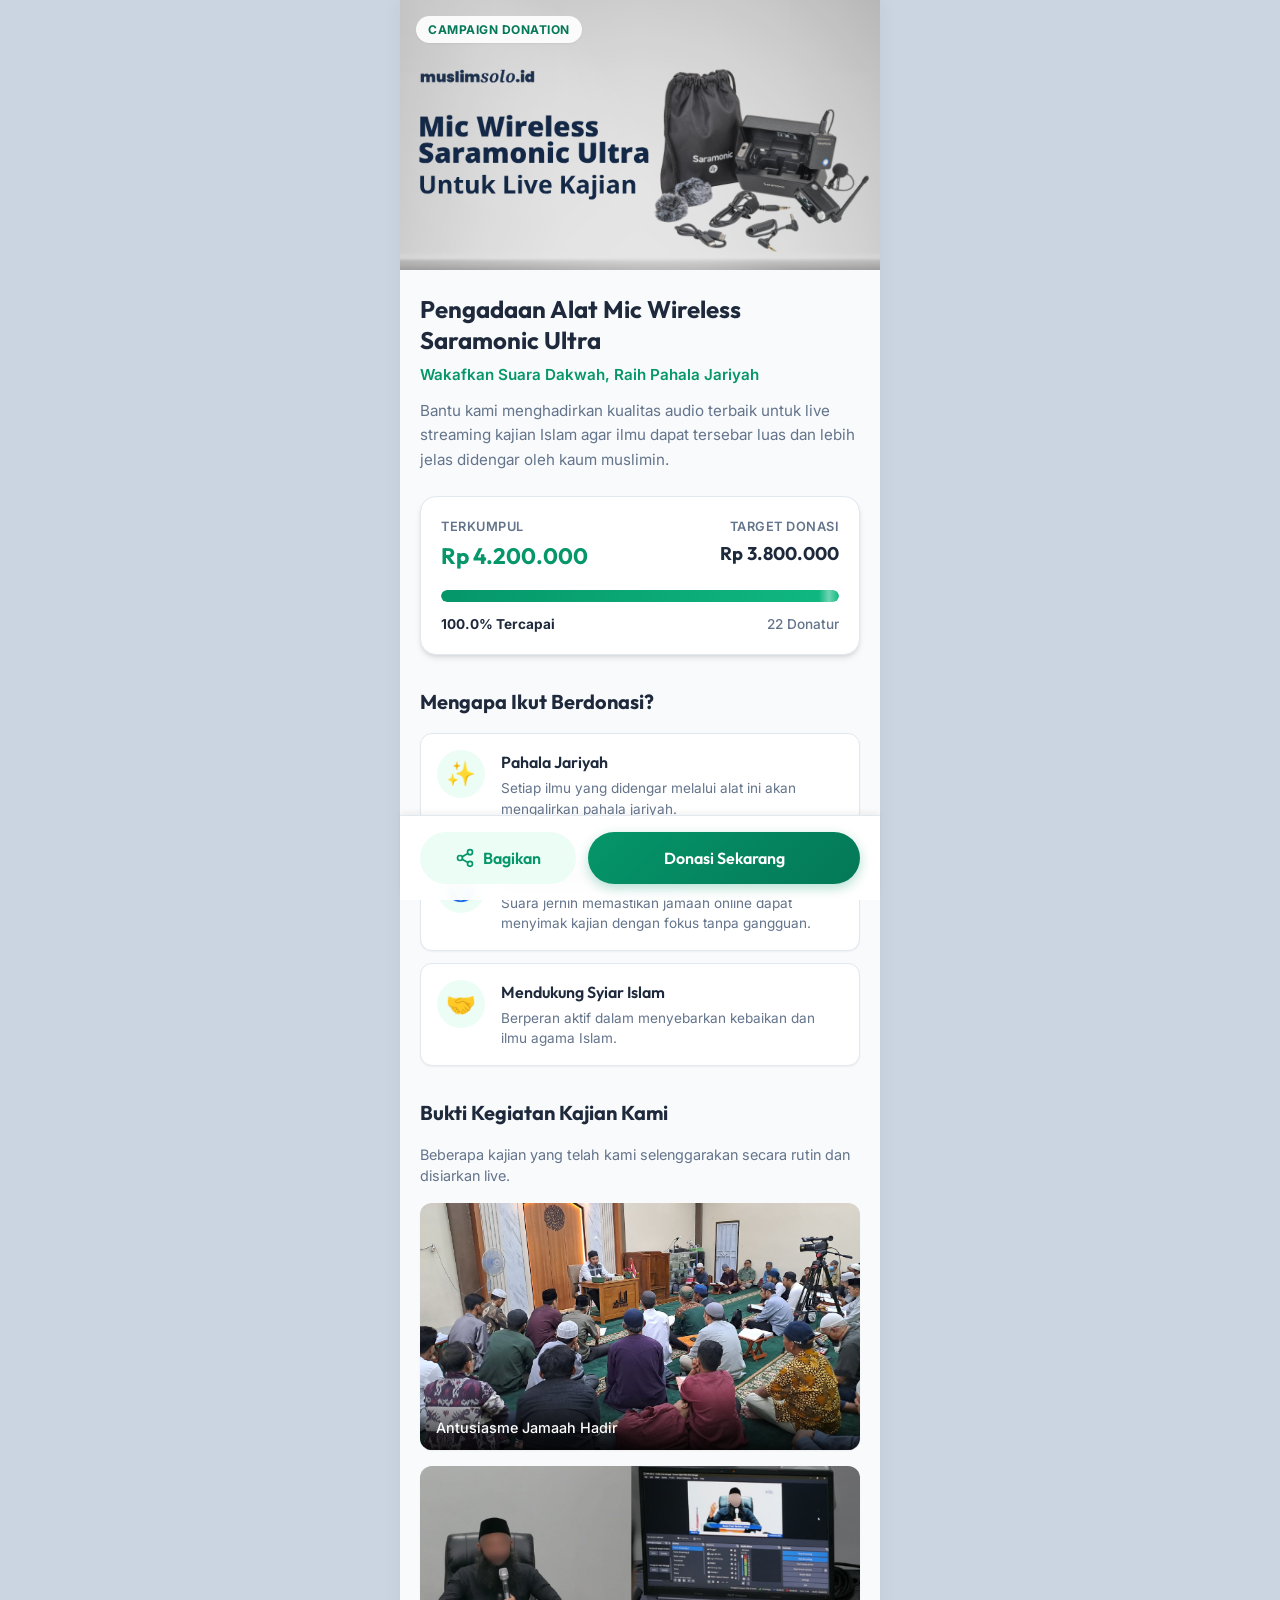
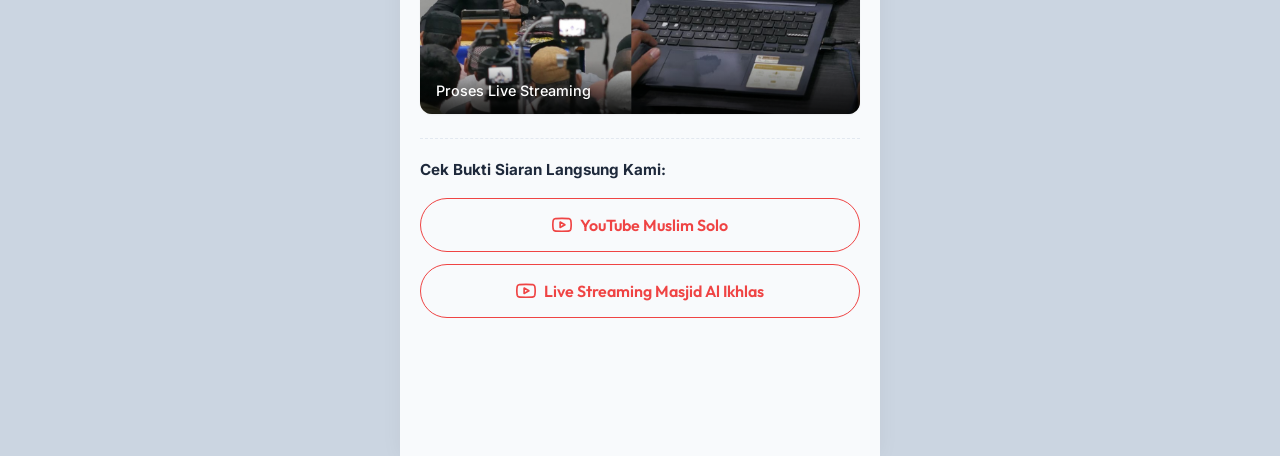
<file: index.html>
<!DOCTYPE html>
<html lang="id">

<head>
    <meta charset="UTF-8">
    <meta name="viewport" content="width=device-width, initial-scale=1.0">
    <title>Donasi Media Muslim Solo</title>
    <meta name="description"
        content="Bantu kami menghadirkan kualitas audio terbaik untuk live streaming kajian Islam agar ilmu dapat tersebar luas dan lebih jelas didengar oleh kaum muslimin.">

    <!-- Google Fonts -->
    <link rel="preconnect" href="https://fonts.googleapis.com">
    <link rel="preconnect" href="https://fonts.gstatic.com" crossorigin>
    <link
        href="https://fonts.googleapis.com/css2?family=Inter:wght@400;500;600;700;800&family=Outfit:wght@500;700&display=swap"
        rel="stylesheet">

    <!-- CSS -->
    <link rel="stylesheet" href="styles.css">
</head>

<body>
    <div class="app-container">

        <!-- Top Thumbnail 16:9 -->
        <header class="hero-image-container">
            <img src="assets/thumbnail.png" alt="Saramonic Ultra Wireless Mic for Islamic Studies" class="hero-image">
            <div class="hero-overlay">
                <span class="badge">Campaign Donation</span>
            </div>
        </header>

        <main class="content-container">
            <!-- Campaign Title and Description -->
            <section class="campaign-header">
                <h1 class="campaign-title">Pengadaan Alat Mic Wireless Saramonic Ultra</h1>
                <p class="campaign-tagline">Wakafkan Suara Dakwah, Raih Pahala Jariyah</p>
                <p class="campaign-description">
                    Bantu kami menghadirkan kualitas audio terbaik untuk live streaming kajian Islam agar ilmu dapat
                    tersebar luas dan lebih jelas didengar oleh kaum muslimin.
                </p>
            </section>

            <!-- Donation Progress Section -->
            <section class="progress-section">
                <div class="progress-stats">
                    <div class="stat-box">
                        <span class="stat-label">Terkumpul</span>
                        <span class="stat-value primary-color" id="amount-collected">Rp 4.200.000</span>
                    </div>
                    <div class="stat-box align-right">
                        <span class="stat-label">Target Donasi</span>
                        <span class="stat-value">Rp 3.800.000</span>
                    </div>
                </div>

                <div class="progress-bar-container">
                    <div class="progress-bar-fill" id="progress-bar">
                        <div class="progress-glow"></div>
                    </div>
                </div>

                <div class="progress-footer">
                    <span class="progress-percentage"><span id="percentage-text">0</span>% Tercapai</span>
                    <span class="donators-count"><i class="icon-users"></i> 22 Donatur</span>
                </div>
            </section>

            <!-- Keuntungan Berdonasi -->
            <section class="benefits-section">
                <h2 class="section-title">Mengapa Ikut Berdonasi?</h2>
                <div class="benefit-card">
                    <div class="benefit-icon">✨</div>
                    <div class="benefit-text">
                        <h3>Pahala Jariyah</h3>
                        <p>Setiap ilmu yang didengar melalui alat ini akan mengalirkan pahala jariyah.</p>
                    </div>
                </div>
                <div class="benefit-card">
                    <div class="benefit-icon">🌍</div>
                    <div class="benefit-text">
                        <h3>Kualitas Dakwah Maksimal</h3>
                        <p>Suara jernih memastikan jamaah online dapat menyimak kajian dengan fokus tanpa gangguan.</p>
                    </div>
                </div>
                <div class="benefit-card">
                    <div class="benefit-icon">🤝</div>
                    <div class="benefit-text">
                        <h3>Mendukung Syiar Islam</h3>
                        <p>Berperan aktif dalam menyebarkan kebaikan dan ilmu agama Islam.</p>
                    </div>
                </div>
            </section>

            <!-- Portfolio Bukti Kegiatan -->
            <section class="portfolio-section">
                <h2 class="section-title">Bukti Kegiatan Kajian Kami</h2>
                <p class="section-subtitle">Beberapa kajian yang telah kami selenggarakan secara rutin dan disiarkan
                    live.</p>
                <div class="portfolio-grid">
                    <div class="portfolio-item">
                        <img src="assets/portfolio1.png" alt="Suasana Kajian Offline" loading="lazy">
                        <div class="portfolio-caption">Antusiasme Jamaah Hadir</div>
                    </div>
                    <div class="portfolio-item">
                        <img src="assets/portfolio2.png" alt="Setup Kamera dan Audio" loading="lazy">
                        <div class="portfolio-caption">Proses Live Streaming</div>
                    </div>
                </div>

                <div class="portfolio-links">
                    <p class="links-title">Cek Bukti Siaran Langsung Kami:</p>
                    <a href="https://www.youtube.com/@mediamuslimsolo/streams" target="_blank" class="btn btn-outline">
                        <svg width="20" height="20" viewBox="0 0 24 24" fill="none" stroke="currentColor"
                            stroke-width="2" stroke-linecap="round" stroke-linejoin="round" style="margin-right: 8px;">
                            <path
                                d="M22.54 6.42a2.78 2.78 0 0 0-1.94-2C18.88 4 12 4 12 4s-6.88 0-8.6.46a2.78 2.78 0 0 0-1.94 2A29 29 0 0 0 1 11.75a29 29 0 0 0 .46 5.33 2.78 2.78 0 0 0 1.94 2c1.72.46 8.6.46 8.6.46s6.88 0 8.6-.46a2.78 2.78 0 0 0 1.94-2 29 29 0 0 0 .46-5.33 29 29 0 0 0-.46-5.33z">
                            </path>
                            <polygon points="9.75 15.02 15.5 11.75 9.75 8.48 9.75 15.02"></polygon>
                        </svg>
                        YouTube Muslim Solo
                    </a>
                    <a href="https://www.youtube.com/@masjid-al-ikhlas-adi-sucipto/streams" target="_blank"
                        class="btn btn-outline" style="margin-top: 12px;">
                        <svg width="20" height="20" viewBox="0 0 24 24" fill="none" stroke="currentColor"
                            stroke-width="2" stroke-linecap="round" stroke-linejoin="round" style="margin-right: 8px;">
                            <path
                                d="M22.54 6.42a2.78 2.78 0 0 0-1.94-2C18.88 4 12 4 12 4s-6.88 0-8.6.46a2.78 2.78 0 0 0-1.94 2A29 29 0 0 0 1 11.75a29 29 0 0 0 .46 5.33 2.78 2.78 0 0 0 1.94 2c1.72.46 8.6.46 8.6.46s6.88 0 8.6-.46a2.78 2.78 0 0 0 1.94-2 29 29 0 0 0 .46-5.33 29 29 0 0 0-.46-5.33z">
                            </path>
                            <polygon points="9.75 15.02 15.5 11.75 9.75 8.48 9.75 15.02"></polygon>
                        </svg>
                        Live Streaming Masjid Al Ikhlas
                    </a>
                </div>
            </section>
        </main>

        <!-- Fixed Bottom Action Bar -->
        <div class="bottom-action-bar">
            <button id="shareAction" class="btn btn-secondary">
                <svg width="20" height="20" viewBox="0 0 24 24" fill="none" stroke="currentColor" stroke-width="2"
                    stroke-linecap="round" stroke-linejoin="round">
                    <circle cx="18" cy="5" r="3"></circle>
                    <circle cx="6" cy="12" r="3"></circle>
                    <circle cx="18" cy="19" r="3"></circle>
                    <line x1="8.59" y1="13.51" x2="15.42" y2="17.49"></line>
                    <line x1="15.41" y1="6.51" x2="8.59" y2="10.49"></line>
                </svg>
                <span>Bagikan</span>
            </button>
            <a href="donasi.html" class="btn btn-primary cta-button">
                Donasi Sekarang
            </a>
        </div>
    </div>

    <script src="script.js"></script>
</body>

</html>
</file>
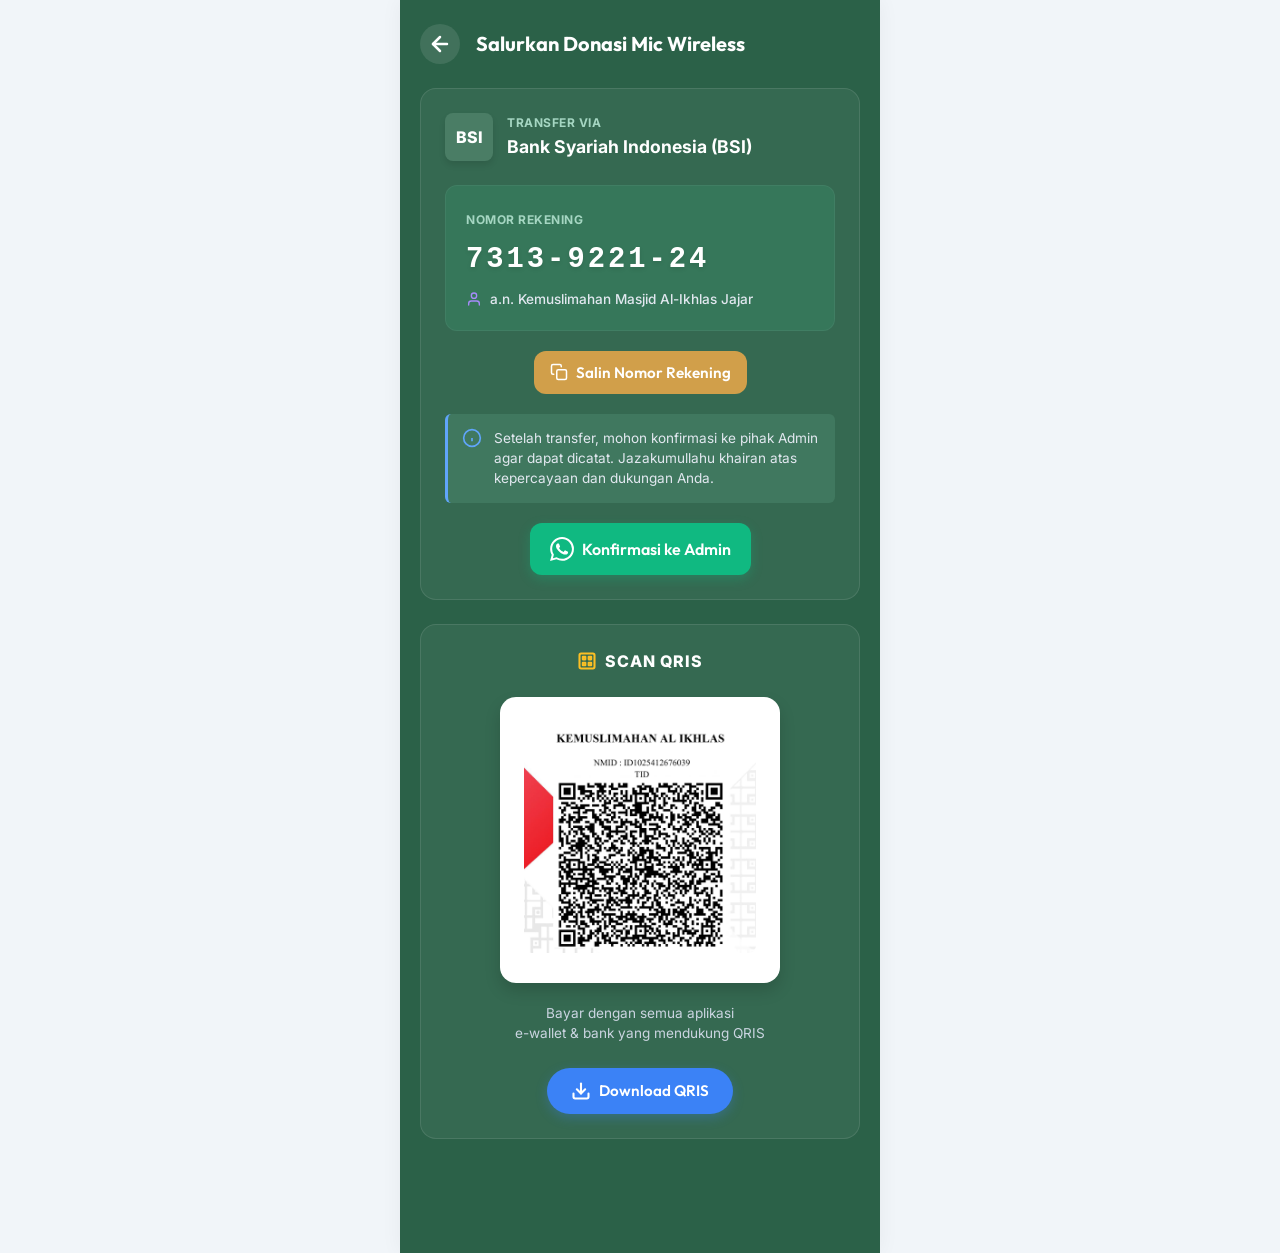
<file: donasi.html>
<!DOCTYPE html>
<html lang="id">

<head>
    <meta charset="UTF-8">
    <meta name="viewport" content="width=device-width, initial-scale=1.0">
    <title>Salurkan Donasi Mic Wireless</title>
    <meta name="description" content="Halaman pembayaran untuk donasi pengadaan alat Mic Wireless Saramonic Ultra.">

    <!-- Google Fonts -->
    <link rel="preconnect" href="https://fonts.googleapis.com">
    <link rel="preconnect" href="https://fonts.gstatic.com" crossorigin>
    <link
        href="https://fonts.googleapis.com/css2?family=Inter:wght@400;500;600;700;800&family=Outfit:wght@500;700&display=swap"
        rel="stylesheet">

    <!-- CSS -->
    <link rel="stylesheet" href="styles.css">
</head>

<body class="bg-payment">
    <div class="app-container payment-container">

        <!-- Header -->
        <div class="payment-header">
            <a href="index.html" class="back-btn">
                <svg width="24" height="24" viewBox="0 0 24 24" fill="none" stroke="currentColor" stroke-width="2.5"
                    stroke-linecap="round" stroke-linejoin="round">
                    <line x1="19" y1="12" x2="5" y2="12"></line>
                    <polyline points="12 19 5 12 12 5"></polyline>
                </svg>
            </a>
            <h2>Salurkan Donasi Mic Wireless</h2>
        </div>

        <div class="payment-content">

            <!-- BSI Transfer Card -->
            <div class="bank-card">
                <div class="bank-header">
                    <div class="bank-logo">BSI</div>
                    <div class="bank-title">
                        <span class="transfer-via">TRANSFER VIA</span>
                        <span class="bank-name">Bank Syariah Indonesia (BSI)</span>
                    </div>
                </div>

                <div class="account-details">
                    <span class="account-label">NOMOR REKENING</span>
                    <div class="account-number" id="rekening">7313-9221-24</div>
                    <div class="account-owner">
                        <svg width="16" height="16" viewBox="0 0 24 24" fill="currentColor" stroke="none"
                            style="margin-right: 8px; color: #a78bfa;">
                            <path
                                d="M12 12a5 5 0 1 1 0-10 5 5 0 0 1 0 10zm0-2a3 3 0 1 0 0-6 3 3 0 0 0 0 6zm9 11a1 1 0 0 1-2 0v-2a3 3 0 0 0-3-3H8a3 3 0 0 0-3 3v2a1 1 0 0 1-2 0v-2a5 5 0 0 1 5-5h8a5 5 0 0 1 5 5v2z" />
                        </svg>
                        a.n. Kemuslimahan Masjid Al-Ikhlas Jajar
                    </div>
                </div>

                <div class="payment-actions">
                    <button id="copyRekening" class="btn btn-warning" onclick="copyRekening()">
                        <svg width="18" height="18" viewBox="0 0 24 24" fill="none" stroke="currentColor"
                            stroke-width="2" stroke-linecap="round" stroke-linejoin="round" style="margin-right: 8px;">
                            <rect x="9" y="9" width="13" height="13" rx="2" ry="2"></rect>
                            <path d="M5 15H4a2 2 0 0 1-2-2V4a2 2 0 0 1 2-2h9a2 2 0 0 1 2 2v1"></path>
                        </svg>
                        <span id="copyText">Salin Nomor Rekening</span>
                    </button>

                    <div class="payment-instruction">
                        <svg width="20" height="20" viewBox="0 0 24 24" fill="none" class="info-icon"
                            style="flex-shrink: 0; stroke: #60a5fa;">
                            <circle cx="12" cy="12" r="10" stroke-width="2"></circle>
                            <line x1="12" y1="16" x2="12" y2="12" stroke-width="2"></line>
                            <line x1="12" y1="8" x2="12.01" y2="8" stroke-width="2"></line>
                        </svg>
                        <p>Setelah transfer, mohon konfirmasi ke pihak Admin agar dapat dicatat. Jazakumullahu khairan
                            atas kepercayaan dan dukungan Anda.</p>
                    </div>

                    <a href="https://wa.me/6285746561477?text=Assalamualaikum,%20saya%20sudah%20transfer%20donasi%20untuk%20Mic%20Wireless%20Saramonic"
                        target="_blank" class="btn btn-whatsapp">
                        <svg width="24" height="24" viewBox="0 0 24 24" fill="white" stroke="none"
                            style="margin-right: 8px;">
                            <path
                                d="M17.472 14.382c-.297-.149-1.758-.867-2.03-.967-.273-.099-.471-.148-.67.15-.197.297-.767.966-.94 1.164-.173.199-.347.223-.644.075-.297-.15-1.255-.463-2.39-1.475-.883-.788-1.48-1.761-1.653-2.059-.173-.297-.018-.458.13-.606.134-.133.298-.347.446-.52.149-.174.198-.298.298-.497.099-.198.05-.371-.025-.52-.075-.149-.669-1.612-.916-2.207-.242-.579-.487-.5-.669-.51a12.8 12.8 0 0 0-.57-.01c-.198 0-.52.074-.792.372-.272.297-1.04 1.016-1.04 2.479 0 1.462 1.065 2.875 1.213 3.074.149.198 2.096 3.2 5.077 4.487.709.306 1.262.489 1.694.625.712.227 1.36.195 1.871.118.571-.085 1.758-.719 2.006-1.413.248-.694.248-1.289.173-1.413-.074-.124-.272-.198-.57-.347m-5.421 7.403h-.004a9.87 9.87 0 0 1-5.031-1.378l-.361-.214-3.741.982.998-3.648-.235-.374a9.86 9.86 0 0 1-1.51-5.26c.001-5.45 4.436-9.884 9.888-9.884 2.64 0 5.122 1.03 6.988 2.898a9.825 9.825 0 0 1 2.893 6.994c-.003 5.45-4.437 9.884-9.885 9.884m8.413-18.297A11.815 11.815 0 0 0 12.05 0C5.495 0 .16 5.335.157 11.892c0 2.096.547 4.142 1.588 5.945L.057 24l6.305-1.654a11.882 11.882 0 0 0 5.683 1.448h.005c6.554 0 11.89-5.335 11.893-11.893a11.821 11.821 0 0 0-3.48-8.413Z" />
                        </svg>
                        Konfirmasi ke Admin
                    </a>
                </div>
            </div>

            <!-- QRIS Section -->
            <div class="qris-card">
                <div class="qris-header">
                    <svg width="20" height="20" viewBox="0 0 24 24" fill="none" stroke="currentColor" stroke-width="2.5"
                        stroke-linecap="round" stroke-linejoin="round" style="color: #fbbf24;">
                        <rect x="3" y="3" width="18" height="18" rx="2" ry="2"></rect>
                        <rect x="7" y="7" width="3" height="3"></rect>
                        <rect x="14" y="7" width="3" height="3"></rect>
                        <rect x="7" y="14" width="3" height="3"></rect>
                        <rect x="14" y="14" width="3" height="3"></rect>
                    </svg>
                    <span>SCAN QRIS</span>
                </div>

                <div class="qris-image-container">
                    <!-- Image tag pointing directly to assets/qris.jpg -->
                    <img src="assets/qris.jpg" alt="QRIS Kemuslimahan Masjid Al Ikhlas"
                        style="width: 100%; border-radius: 8px;"
                        onerror="this.onerror=null; this.src='https://placehold.co/400x400/f8fafc/64748b?text=Siapkan+File+QRIS+Anda+di+Siniv+assets/qris.jpg';">
                </div>

                <p class="qris-instruction">Bayar dengan semua aplikasi<br>e-wallet & bank yang mendukung QRIS</p>
                <!-- Anchor link with download attribute referencing the QRIS file -->
                <a href="#" id="downloadQris" class="btn btn-download">
                    <svg width="20" height="20" viewBox="0 0 24 24" fill="none" stroke="currentColor" stroke-width="2.5"
                        stroke-linecap="round" stroke-linejoin="round" style="margin-right: 8px;">
                        <path d="M21 15v4a2 2 0 0 1-2 2H5a2 2 0 0 1-2-2v-4"></path>
                        <polyline points="7 10 12 15 17 10"></polyline>
                        <line x1="12" y1="15" x2="12" y2="3"></line>
                    </svg>
                    Download QRIS
                </a>
            </div>

        </div>
    </div>

    <script>
        function copyRekening() {
            var transferText = "7313922124";

            if (navigator.clipboard && window.isSecureContext) {
                // navigator clipboard api method
                navigator.clipboard.writeText(transferText).then(function () {
                    showSuccess();
                });
            } else {
                // text area method
                let textArea = document.createElement("textarea");
                textArea.value = transferText;
                textArea.style.position = "fixed";
                textArea.style.left = "-999999px";
                textArea.style.top = "-999999px";
                document.body.appendChild(textArea);
                textArea.focus();
                textArea.select();
                try {
                    document.execCommand('copy');
                    showSuccess();
                } catch (err) {
                    console.error('Fallback: Oops, unable to copy', err);
                }
                textArea.remove();
            }
        }

        function showSuccess() {
            var btnText = document.getElementById("copyText");
            btnText.innerHTML = "Tersalin!";
            setTimeout(function () {
                btnText.innerHTML = "Salin Nomor Rekening";
            }, 2000);
        }

        // Force Download QRIS Image via Fetch API
        document.getElementById('downloadQris').addEventListener('click', function (e) {
            e.preventDefault();
            const imageUrl = 'assets/qris.jpg';
            const fileName = 'QRIS_Masjid_Al_Ikhlas_Jajar.jpg';

            fetch(imageUrl)
                .then(response => {
                    if (!response.ok) throw new Error('File tidak ditemukan');
                    return response.blob();
                })
                .then(blob => {
                    const url = window.URL.createObjectURL(blob);
                    const a = document.createElement('a');
                    a.style.display = 'none';
                    a.href = url;
                    a.download = fileName;
                    document.body.appendChild(a);
                    a.click();

                    // Cleanup
                    setTimeout(() => {
                        window.URL.revokeObjectURL(url);
                        document.body.removeChild(a);
                    }, 100);
                })
                .catch(err => {
                    console.warn('Fetch download failed (likely opened via file://). Falling back to native method.', err);
                    // Fallback to native HTML5 download
                    const a = document.createElement('a');
                    a.href = imageUrl;
                    a.download = fileName;
                    a.target = '_blank';
                    document.body.appendChild(a);
                    a.click();
                    document.body.removeChild(a);
                });
        });
    </script>
</body>

</html>
</file>
<file: styles.css>
/* Base Styles and Modern Reset */
:root {
    --primary-color: #059669; /* Emerald Green */
    --primary-dark: #047857;
    --primary-light: #ecfdf5;
    --accent-color: #fbbf24; /* Amber/Gold */
    --text-main: #1e293b;
    --text-muted: #64748b;
    --bg-main: #f8fafc;
    --bg-card: #ffffff;
    --border-light: #e2e8f0;
    --shadow-sm: 0 1px 2px 0 rgb(0 0 0 / 0.05);
    --shadow-md: 0 4px 6px -1px rgb(0 0 0 / 0.1), 0 2px 4px -2px rgb(0 0 0 / 0.1);
    --shadow-lg: 0 10px 15px -3px rgb(0 0 0 / 0.1), 0 4px 6px -4px rgb(0 0 0 / 0.1);
    --shadow-up: 0 -4px 6px -1px rgb(0 0 0 / 0.05);
    
    --radius-md: 12px;
    --radius-lg: 16px;
    --radius-full: 9999px;
}

* {
    margin: 0;
    padding: 0;
    box-sizing: border-box;
}

body {
    font-family: 'Inter', sans-serif;
    background-color: #f1f5f9;
    color: var(--text-main);
    line-height: 1.5;
    -webkit-font-smoothing: antialiased;
}

h1, h2, h3, .campaign-title, .stat-value, .btn {
    font-family: 'Outfit', sans-serif;
}

/* Mobile First App Container */
.app-container {
    max-width: 480px; /* Mobile width constraint */
    margin: 0 auto;
    background-color: var(--bg-main);
    min-height: 100vh;
    position: relative;
    padding-bottom: 90px; /* Space for bottom bar */
    box-shadow: 0 0 20px rgba(0,0,0,0.05);
    overflow-x: hidden;
}

/* Hero Image Section (16:9) */
.hero-image-container {
    width: 100%;
    aspect-ratio: 16 / 9;
    position: relative;
    overflow: hidden;
    background-color: #000;
}

.hero-image {
    width: 100%;
    height: 100%;
    object-fit: cover;
    opacity: 0.9;
    transition: transform 0.5s ease;
}

.hero-image-container:hover .hero-image {
    transform: scale(1.03);
}

.hero-overlay {
    position: absolute;
    top: 16px;
    left: 16px;
    z-index: 10;
}

.badge {
    background: rgba(255, 255, 255, 0.9);
    backdrop-filter: blur(8px);
    color: var(--primary-dark);
    padding: 6px 12px;
    border-radius: var(--radius-full);
    font-size: 0.75rem;
    font-weight: 700;
    text-transform: uppercase;
    letter-spacing: 0.5px;
    box-shadow: var(--shadow-sm);
}

/* Main Content Padding */
.content-container {
    padding: 24px 20px;
}

/* Campaign Header Element */
.campaign-header {
    margin-bottom: 24px;
    animation: slideUp 0.6s ease-out;
}

.campaign-title {
    font-size: 1.5rem;
    font-weight: 700;
    color: var(--text-main);
    line-height: 1.3;
    margin-bottom: 8px;
}

.campaign-tagline {
    font-size: 0.95rem;
    font-weight: 600;
    color: var(--primary-color);
    margin-bottom: 12px;
}

.campaign-description {
    font-size: 0.95rem;
    color: var(--text-muted);
    line-height: 1.6;
}

/* Progress Section */
.progress-section {
    background: var(--bg-card);
    padding: 20px;
    border-radius: var(--radius-lg);
    box-shadow: var(--shadow-md);
    margin-bottom: 32px;
    border: 1px solid var(--border-light);
    animation: fadeIn 0.8s ease-out;
}

.progress-stats {
    display: flex;
    justify-content: space-between;
    margin-bottom: 16px;
}

.stat-box {
    display: flex;
    flex-direction: column;
}

.align-right {
    text-align: right;
}

.stat-label {
    font-size: 0.8rem;
    color: var(--text-muted);
    text-transform: uppercase;
    letter-spacing: 0.5px;
    font-weight: 600;
    margin-bottom: 4px;
}

.stat-value {
    font-size: 1.15rem;
    font-weight: 700;
}

.primary-color {
    color: var(--primary-color);
    font-size: 1.4rem;
}

.progress-bar-container {
    width: 100%;
    height: 12px;
    background-color: var(--primary-light);
    border-radius: var(--radius-full);
    overflow: hidden;
    position: relative;
    margin-bottom: 12px;
}

.progress-bar-fill {
    height: 100%;
    background: linear-gradient(90deg, var(--primary-color), #10b981);
    border-radius: var(--radius-full);
    width: 0%; /* Intentionally 0 for JS animation */
    transition: width 1.5s cubic-bezier(0.22, 1, 0.36, 1);
    position: relative;
}

.progress-glow {
    position: absolute;
    top: 0;
    right: 0;
    bottom: 0;
    width: 20px;
    background: linear-gradient(90deg, rgba(255,255,255,0) 0%, rgba(255,255,255,0.4) 50%, rgba(255,255,255,0) 100%);
    animation: shimmer 2s infinite;
}

.progress-footer {
    display: flex;
    justify-content: space-between;
    align-items: center;
    font-size: 0.85rem;
    color: var(--text-muted);
    font-weight: 500;
}

.progress-percentage {
    color: var(--text-main);
    font-weight: 700;
}

/* Benefits Section */
.benefits-section {
    margin-bottom: 32px;
}

.section-title {
    font-size: 1.25rem;
    font-weight: 700;
    margin-bottom: 16px;
    color: var(--text-main);
}

.section-subtitle {
    font-size: 0.9rem;
    color: var(--text-muted);
    margin-bottom: 16px;
}

.benefit-card {
    display: flex;
    background: var(--bg-card);
    padding: 16px;
    border-radius: var(--radius-md);
    margin-bottom: 12px;
    box-shadow: var(--shadow-sm);
    border: 1px solid var(--border-light);
    transition: transform 0.2s, box-shadow 0.2s;
}

.benefit-card:active {
    transform: scale(0.98);
}

.benefit-icon {
    font-size: 1.5rem;
    margin-right: 16px;
    background: var(--primary-light);
    width: 48px;
    height: 48px;
    display: flex;
    align-items: center;
    justify-content: center;
    border-radius: 50%;
    flex-shrink: 0;
}

.benefit-text h3 {
    font-size: 1rem;
    font-weight: 600;
    margin-bottom: 4px;
    color: var(--text-main);
}

.benefit-text p {
    font-size: 0.85rem;
    color: var(--text-muted);
}

/* Portfolio Section */
.portfolio-section {
    margin-bottom: 24px;
}

.portfolio-grid {
    display: flex;
    flex-direction: column;
    gap: 16px;
}

.portfolio-item {
    position: relative;
    border-radius: var(--radius-md);
    overflow: hidden;
    aspect-ratio: 16 / 9;
    box-shadow: var(--shadow-sm);
}

.portfolio-item img {
    width: 100%;
    height: 100%;
    object-fit: cover;
    transition: transform 0.5s;
}

.portfolio-item:hover img {
    transform: scale(1.05);
}

.portfolio-caption {
    position: absolute;
    bottom: 0;
    left: 0;
    right: 0;
    background: linear-gradient(to top, rgba(0,0,0,0.8), transparent);
    color: white;
    padding: 20px 16px 12px;
    font-size: 0.9rem;
    font-weight: 500;
}

/* Fixed Bottom Action Bar */
.bottom-action-bar {
    position: fixed;
    bottom: 0;
    left: 50%;
    transform: translateX(-50%);
    width: 100%;
    max-width: 480px;
    background: rgba(255, 255, 255, 0.95);
    backdrop-filter: blur(10px);
    display: flex;
    padding: 16px 20px;
    gap: 12px;
    box-shadow: var(--shadow-up);
    border-top: 1px solid var(--border-light);
    z-index: 100;
}

.btn {
    display: flex;
    align-items: center;
    justify-content: center;
    padding: 14px 20px;
    border-radius: var(--radius-full);
    font-size: 1rem;
    font-weight: 600;
    cursor: pointer;
    border: none;
    transition: all 0.2s;
    text-decoration: none;
}

.btn:active {
    transform: translateY(2px);
}

.btn-secondary {
    background-color: var(--primary-light);
    color: var(--primary-color);
    flex: 1;
    gap: 8px;
}

.btn-outline {
    background-color: transparent;
    color: #ef4444; /* YouTube Red */
    border: 1.5px solid #ef4444;
    width: 100%;
    justify-content: center;
}

.btn-outline:hover, .btn-outline:active {
    background-color: #fef2f2;
}

.portfolio-links {
    margin-top: 24px;
    padding-top: 20px;
    border-top: 1px dashed var(--border-light);
}

.links-title {
    font-size: 0.95rem;
    font-weight: 700;
    margin-bottom: 16px;
    color: var(--text-main);
}

.btn-primary {
    background: linear-gradient(135deg, var(--primary-color), var(--primary-dark));
    color: white;
    flex: 2;
    box-shadow: 0 4px 12px rgba(5, 150, 105, 0.3);
}

/* Animations */
@keyframes slideUp {
    from { opacity: 0; transform: translateY(20px); }
    to { opacity: 1; transform: translateY(0); }
}

@keyframes fadeIn {
    from { opacity: 0; }
    to { opacity: 1; }
}

@keyframes shimmer {
    0% { transform: translateX(-100%); }
    100% { transform: translateX(400%); }
}

/* Responsive adjustments for slightly larger screens but still mobile feel */
@media (min-width: 481px) {
    body {
        display: flex;
        justify-content: center;
        background-color: #cbd5e1;
    }
}

/* Payment Page Specific Styles */
.bg-payment {
    background-color: #f1f5f9;
}

.payment-container {
    background-color: #2b6148;
    min-height: 100vh;
    color: white;
}

.payment-header {
    display: flex;
    align-items: center;
    padding: 24px 20px;
}

.payment-header h2 {
    color: white;
    margin-left: 16px;
    font-size: 1.25rem;
    font-weight: 700;
}

.back-btn {
    color: white;
    display: flex;
    align-items: center;
    background: rgba(255,255,255,0.1);
    padding: 8px;
    border-radius: 50%;
    transition: background 0.2s;
}

.back-btn:active {
    background: rgba(255,255,255,0.2);
}

.payment-content {
    display: flex;
    flex-direction: column;
    gap: 24px;
    padding: 0 20px 24px;
}

.bank-card {
    background: rgba(255, 255, 255, 0.05);
    border: 1px solid rgba(255,255,255,0.1);
    padding: 24px;
    border-radius: var(--radius-lg);
}

.bank-header {
    display: flex;
    align-items: center;
    margin-bottom: 24px;
}

.bank-logo {
    background: #4a7d65;
    color: white;
    font-weight: 800;
    border-radius: 8px;
    width: 48px;
    height: 48px;
    display: flex;
    align-items: center;
    justify-content: center;
    font-size: 1rem;
    margin-right: 14px;
    box-shadow: 0 4px 6px rgba(0,0,0,0.1);
}

.bank-title {
    display: flex;
    flex-direction: column;
}

.transfer-via {
    font-size: 0.75rem;
    color: #a5d6c2;
    text-transform: uppercase;
    font-weight: 700;
    letter-spacing: 0.5px;
    margin-bottom: 2px;
}

.bank-name {
    font-size: 1.1rem;
    font-weight: 700;
    color: white;
}

.account-details {
    background: rgba(56, 128, 97, 0.6);
    padding: 20px;
    border-radius: var(--radius-md);
    margin-bottom: 20px;
    border: 1px solid rgba(255,255,255,0.05);
}

.account-label {
    font-size: 0.75rem;
    color: #a5d6c2;
    text-transform: uppercase;
    font-weight: 700;
    letter-spacing: 0.5px;
}

.account-number {
    font-size: 1.8rem;
    font-family: monospace;
    font-weight: 700;
    color: white;
    letter-spacing: 3px;
    margin: 8px 0;
    text-shadow: 0 2px 4px rgba(0,0,0,0.1);
}

.account-owner {
    display: flex;
    align-items: center;
    font-size: 0.85rem;
    color: #e2e8f0;
    font-weight: 500;
}

.btn-warning {
    background-color: #d19f4a;
    color: white;
    font-weight: 600;
    width: auto;
    display: inline-flex;
    padding: 12px 16px;
    border-radius: var(--radius-md);
    border: none;
    align-items: center;
    cursor: pointer;
    transition: 0.2s;
    font-size: 0.95rem;
}

.payment-actions {
    text-align: center;
}

.payment-instruction {
    display: flex;
    align-items: flex-start;
    gap: 12px;
    background: rgba(81, 142, 115, 0.4);
    border-left: 3px solid #60a5fa;
    padding: 14px;
    border-radius: 6px;
    margin: 20px 0;
    font-size: 0.85rem;
    color: #e2e8f0;
    line-height: 1.5;
    text-align: left;
}

.btn-whatsapp {
    background: #10b981;
    color: white;
    width: auto;
    display: inline-flex;
    padding: 14px 20px;
    border-radius: var(--radius-md);
    font-weight: 600;
    text-decoration: none;
    align-items: center;
    transition: 0.2s;
    box-shadow: 0 4px 12px rgba(16, 185, 129, 0.3);
}

/* QRIS Card Styles */
.qris-card {
    background: rgba(255,255,255,0.05);
    border: 1px solid rgba(255,255,255,0.1);
    padding: 24px 20px;
    border-radius: var(--radius-lg);
    text-align: center;
    display: flex;
    flex-direction: column;
    align-items: center;
}

.qris-header {
    display: flex;
    justify-content: center;
    align-items: center;
    gap: 8px;
    font-weight: 800;
    color: white;
    margin-bottom: 24px;
    letter-spacing: 1px;
}

.qris-image-container {
    background: white;
    padding: 24px;
    border-radius: 16px;
    margin-bottom: 20px;
    box-shadow: 0 8px 16px rgba(0,0,0,0.15);
    width: 100%;
    max-width: 280px;
}

.qris-placeholder {
    color: black;
    text-align: center;
}

.qris-placeholder .placeholder-title {
    font-weight: 800;
    font-size: 0.95rem;
    font-family: serif;
    margin-bottom: 6px;
}

.qris-placeholder .placeholder-subtitle {
    font-size: 0.65rem;
    color: #64748b;
    margin-bottom: 16px;
}

.qris-box-placeholder {
    background: #f8fafc;
    padding: 40px 20px;
    border: 2px dashed #cbd5e1;
    border-radius: 8px;
    color: #64748b;
    display: flex;
    flex-direction: column;
    align-items: center;
    justify-content: center;
    gap: 12px;
}

.qris-instruction {
    font-size: 0.85rem;
    color: #cbd5e1;
    margin-bottom: 24px;
    line-height: 1.5;
}

.btn-download {
    background: #3b82f6;
    color: white;
    padding: 12px 24px;
    border-radius: var(--radius-full);
    text-decoration: none;
    font-weight: 600;
    display: inline-flex;
    align-items: center;
    box-shadow: 0 4px 12px rgba(59, 130, 246, 0.3);
    font-size: 0.95rem;
}
</file>
